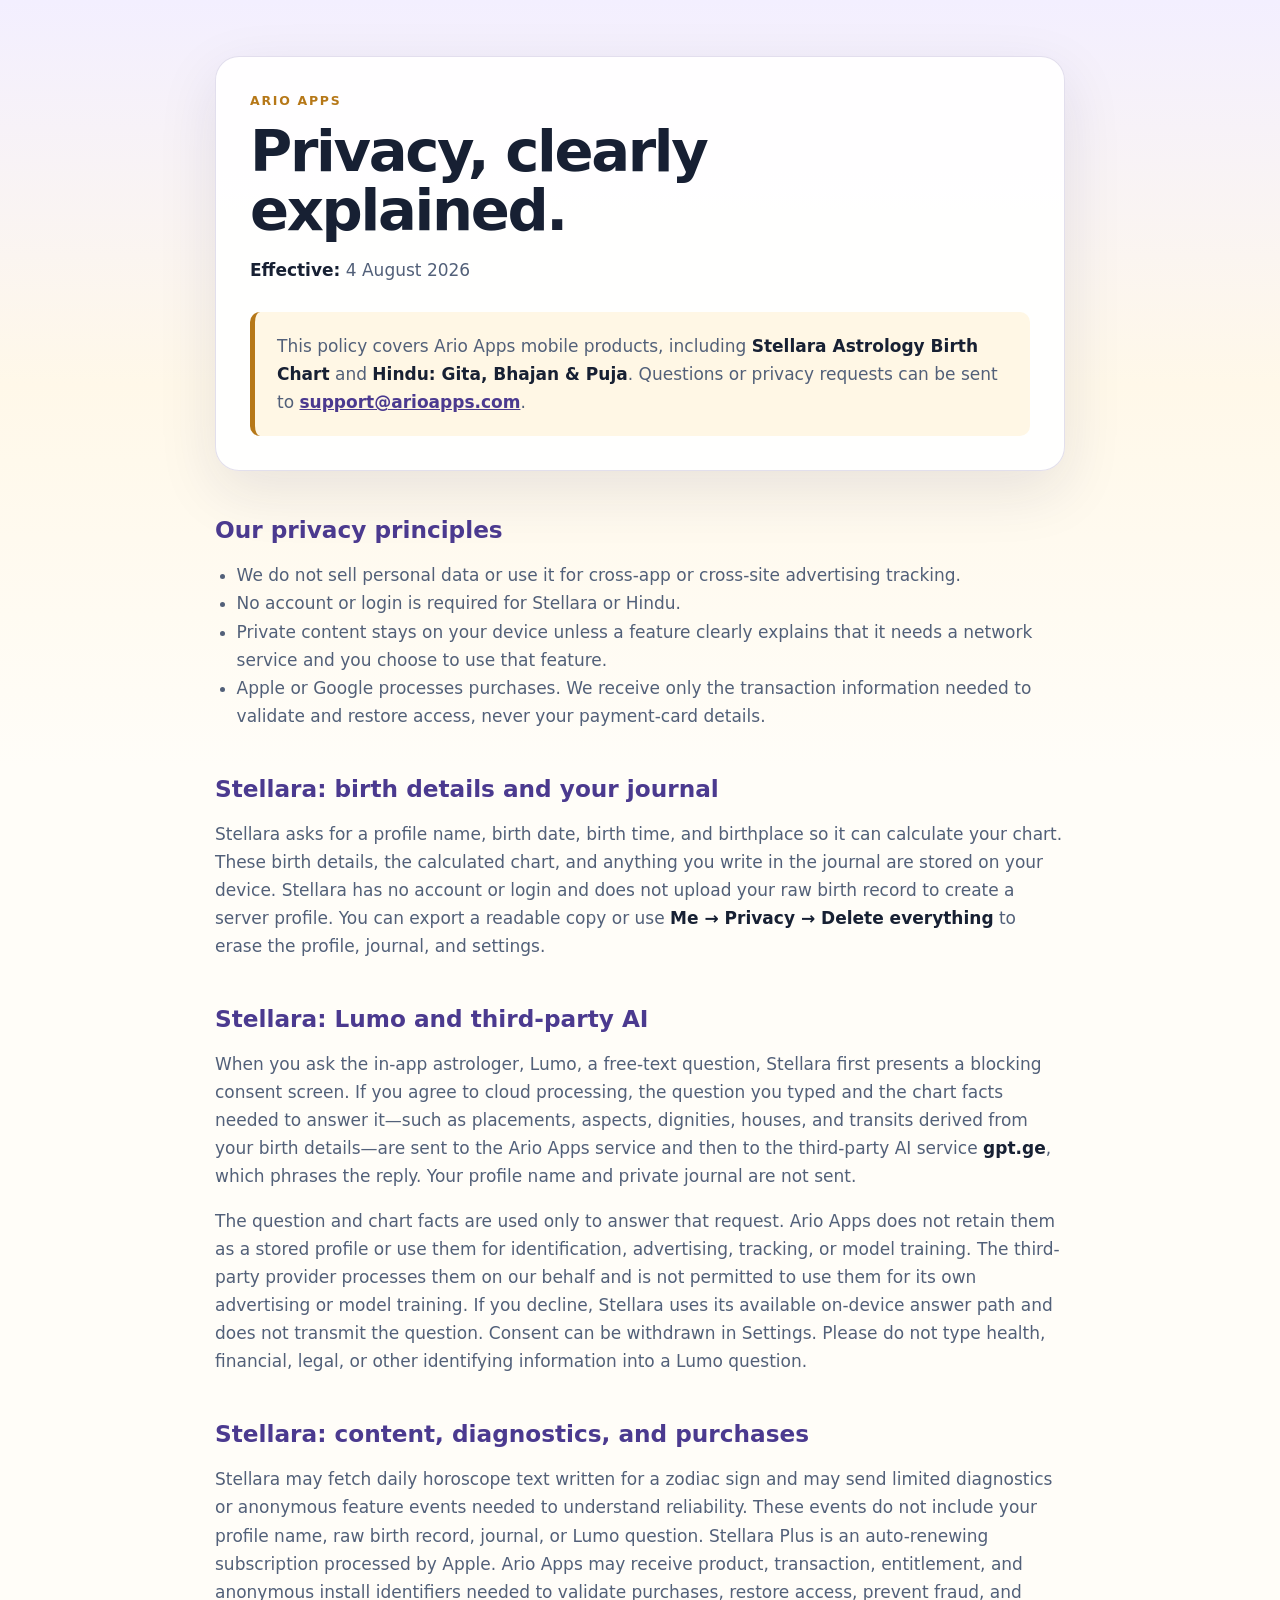
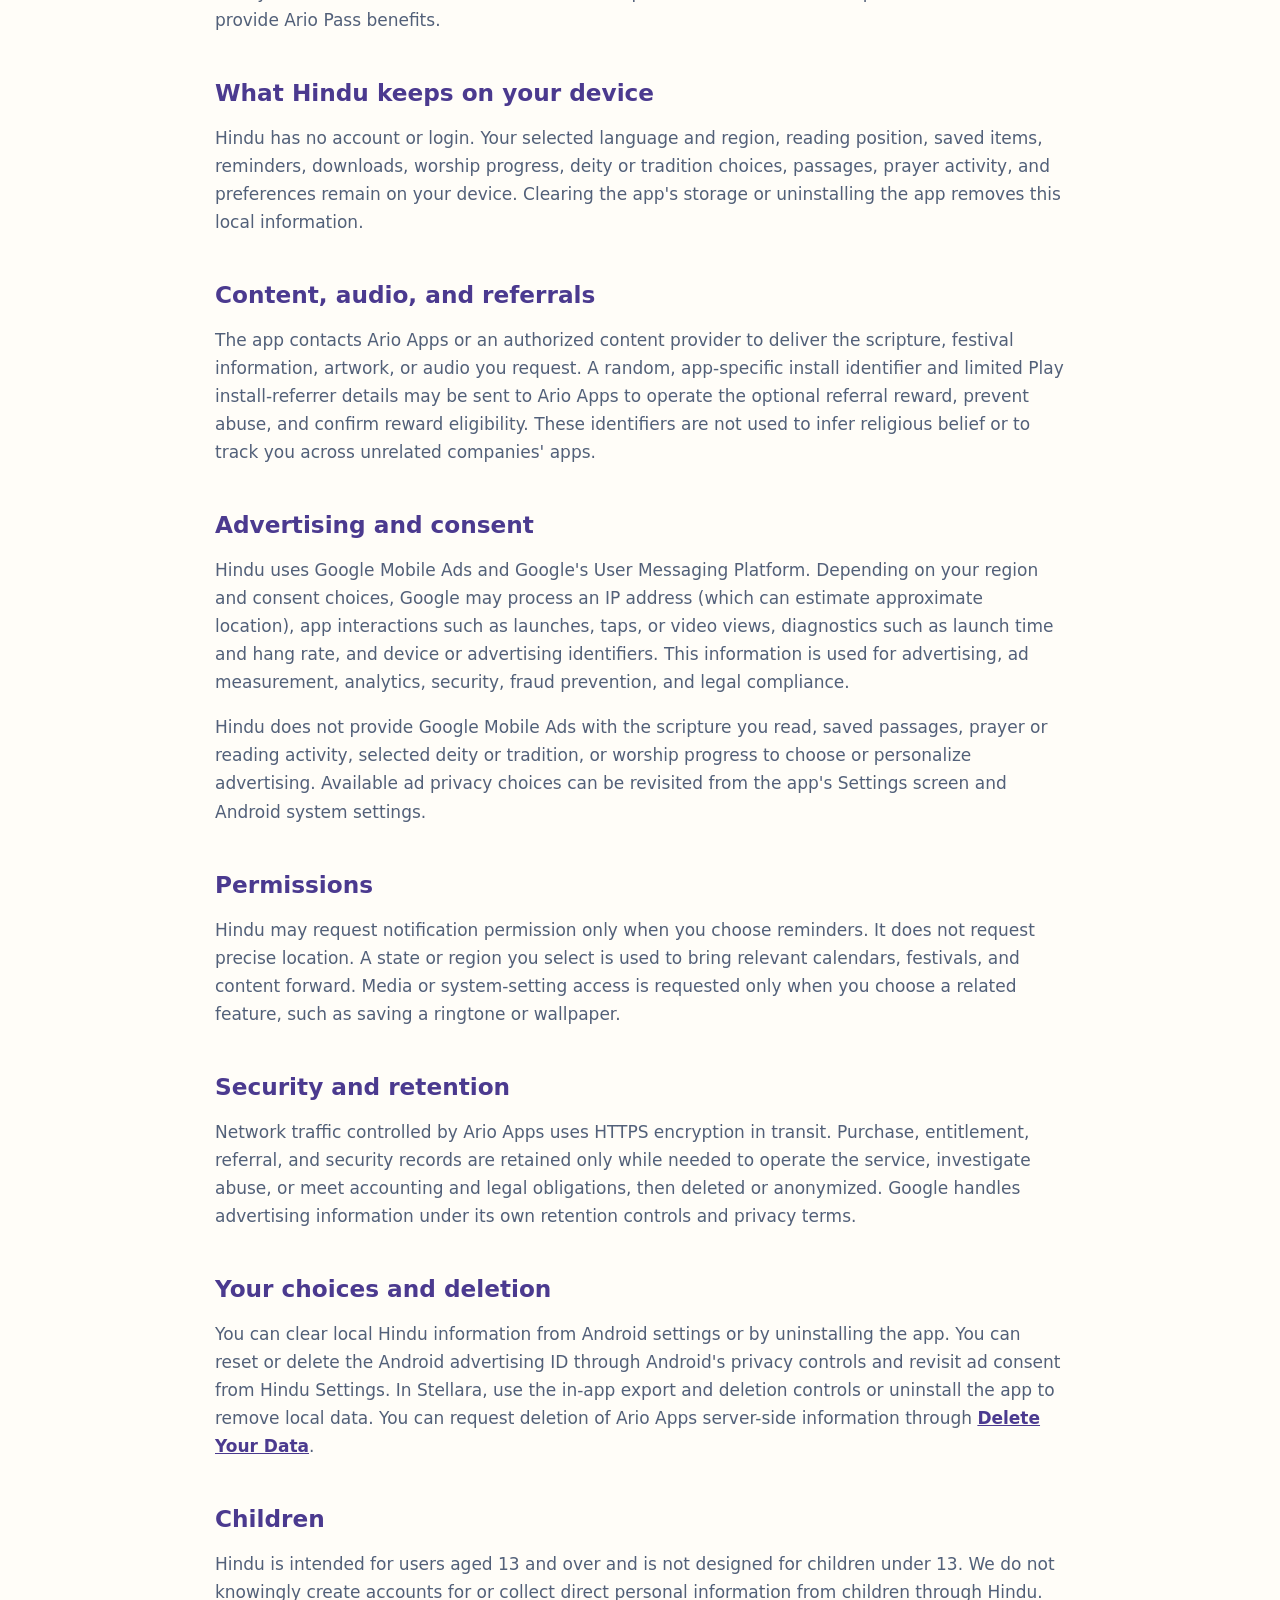
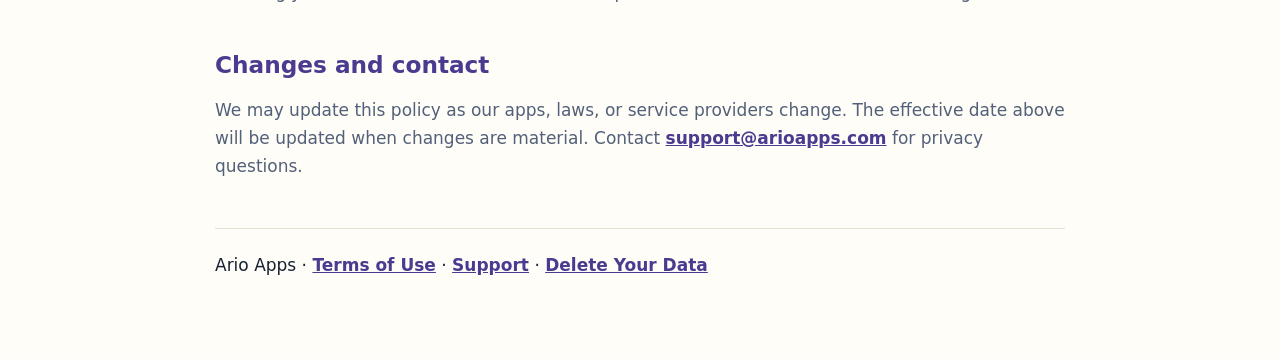
<file: index.html>
<!doctype html>
<html lang="en">
<head>
  <meta charset="utf-8">
  <meta name="viewport" content="width=device-width, initial-scale=1">
  <meta name="description" content="Privacy policy for Ario Apps, including Stellara and Hindu: Gita, Bhajan &amp; Puja.">
  <title>Ario Apps Privacy Policy</title>
  <style>
    :root { color-scheme: light; --ink:#172033; --muted:#526079; --paper:#fffdf8; --card:#ffffff; --line:#e7dfcf; --accent:#4b3a8f; --gold:#b67818; }
    * { box-sizing:border-box; }
    body { margin:0; color:var(--ink); background:linear-gradient(180deg,#f3efff 0,#fff8e9 24rem,var(--paper) 48rem); font:17px/1.65 system-ui,-apple-system,BlinkMacSystemFont,"Segoe UI",sans-serif; }
    main { width:min(850px,calc(100% - 32px)); margin:0 auto; padding:56px 0 80px; }
    header { padding:34px; border:1px solid rgba(75,58,143,.16); border-radius:24px; background:rgba(255,255,255,.92); box-shadow:0 20px 60px rgba(34,26,75,.10); }
    .eyebrow { margin:0 0 10px; color:var(--gold); font-size:.78rem; font-weight:800; letter-spacing:.14em; text-transform:uppercase; }
    h1 { margin:0; font-size:clamp(2rem,7vw,3.6rem); line-height:1.03; letter-spacing:-.04em; }
    h2 { margin:44px 0 12px; color:var(--accent); font-size:1.45rem; line-height:1.25; }
    p,li { color:var(--muted); }
    strong { color:var(--ink); }
    a { color:var(--accent); font-weight:700; }
    .updated { margin:16px 0 0; }
    .notice { margin:28px 0 0; padding:20px 22px; border-left:5px solid var(--gold); border-radius:10px; background:#fff7e5; }
    ul { padding-left:1.35rem; }
    footer { margin-top:48px; padding-top:22px; border-top:1px solid var(--line); }
  </style>
</head>
<body>
<main>
  <header>
    <p class="eyebrow">Ario Apps</p>
    <h1>Privacy, clearly explained.</h1>
    <p class="updated"><strong>Effective:</strong> 4 August 2026</p>
    <p class="notice">This policy covers Ario Apps mobile products, including <strong>Stellara Astrology Birth Chart</strong> and <strong>Hindu: Gita, Bhajan &amp; Puja</strong>. Questions or privacy requests can be sent to <a href="mailto:support@arioapps.com">support@arioapps.com</a>.</p>
  </header>

  <h2>Our privacy principles</h2>
  <ul>
    <li>We do not sell personal data or use it for cross-app or cross-site advertising tracking.</li>
    <li>No account or login is required for Stellara or Hindu.</li>
    <li>Private content stays on your device unless a feature clearly explains that it needs a network service and you choose to use that feature.</li>
    <li>Apple or Google processes purchases. We receive only the transaction information needed to validate and restore access, never your payment-card details.</li>
  </ul>

  <h2>Stellara: birth details and your journal</h2>
  <p>Stellara asks for a profile name, birth date, birth time, and birthplace so it can calculate your chart. These birth details, the calculated chart, and anything you write in the journal are stored on your device. Stellara has no account or login and does not upload your raw birth record to create a server profile. You can export a readable copy or use <strong>Me → Privacy → Delete everything</strong> to erase the profile, journal, and settings.</p>

  <h2>Stellara: Lumo and third-party AI</h2>
  <p>When you ask the in-app astrologer, Lumo, a free-text question, Stellara first presents a blocking consent screen. If you agree to cloud processing, the question you typed and the chart facts needed to answer it—such as placements, aspects, dignities, houses, and transits derived from your birth details—are sent to the Ario Apps service and then to the third-party AI service <strong>gpt.ge</strong>, which phrases the reply. Your profile name and private journal are not sent.</p>
  <p>The question and chart facts are used only to answer that request. Ario Apps does not retain them as a stored profile or use them for identification, advertising, tracking, or model training. The third-party provider processes them on our behalf and is not permitted to use them for its own advertising or model training. If you decline, Stellara uses its available on-device answer path and does not transmit the question. Consent can be withdrawn in Settings. Please do not type health, financial, legal, or other identifying information into a Lumo question.</p>

  <h2>Stellara: content, diagnostics, and purchases</h2>
  <p>Stellara may fetch daily horoscope text written for a zodiac sign and may send limited diagnostics or anonymous feature events needed to understand reliability. These events do not include your profile name, raw birth record, journal, or Lumo question. Stellara Plus is an auto-renewing subscription processed by Apple. Ario Apps may receive product, transaction, entitlement, and anonymous install identifiers needed to validate purchases, restore access, prevent fraud, and provide Ario Pass benefits.</p>

  <h2>What Hindu keeps on your device</h2>
  <p>Hindu has no account or login. Your selected language and region, reading position, saved items, reminders, downloads, worship progress, deity or tradition choices, passages, prayer activity, and preferences remain on your device. Clearing the app's storage or uninstalling the app removes this local information.</p>

  <h2>Content, audio, and referrals</h2>
  <p>The app contacts Ario Apps or an authorized content provider to deliver the scripture, festival information, artwork, or audio you request. A random, app-specific install identifier and limited Play install-referrer details may be sent to Ario Apps to operate the optional referral reward, prevent abuse, and confirm reward eligibility. These identifiers are not used to infer religious belief or to track you across unrelated companies' apps.</p>

  <h2>Advertising and consent</h2>
  <p>Hindu uses Google Mobile Ads and Google's User Messaging Platform. Depending on your region and consent choices, Google may process an IP address (which can estimate approximate location), app interactions such as launches, taps, or video views, diagnostics such as launch time and hang rate, and device or advertising identifiers. This information is used for advertising, ad measurement, analytics, security, fraud prevention, and legal compliance.</p>
  <p>Hindu does not provide Google Mobile Ads with the scripture you read, saved passages, prayer or reading activity, selected deity or tradition, or worship progress to choose or personalize advertising. Available ad privacy choices can be revisited from the app's Settings screen and Android system settings.</p>

  <h2>Permissions</h2>
  <p>Hindu may request notification permission only when you choose reminders. It does not request precise location. A state or region you select is used to bring relevant calendars, festivals, and content forward. Media or system-setting access is requested only when you choose a related feature, such as saving a ringtone or wallpaper.</p>

  <h2>Security and retention</h2>
  <p>Network traffic controlled by Ario Apps uses HTTPS encryption in transit. Purchase, entitlement, referral, and security records are retained only while needed to operate the service, investigate abuse, or meet accounting and legal obligations, then deleted or anonymized. Google handles advertising information under its own retention controls and privacy terms.</p>

  <h2>Your choices and deletion</h2>
  <p>You can clear local Hindu information from Android settings or by uninstalling the app. You can reset or delete the Android advertising ID through Android's privacy controls and revisit ad consent from Hindu Settings. In Stellara, use the in-app export and deletion controls or uninstall the app to remove local data. You can request deletion of Ario Apps server-side information through <a href="delete/">Delete Your Data</a>.</p>

  <h2>Children</h2>
  <p>Hindu is intended for users aged 13 and over and is not designed for children under 13. We do not knowingly create accounts for or collect direct personal information from children through Hindu.</p>

  <h2>Changes and contact</h2>
  <p>We may update this policy as our apps, laws, or service providers change. The effective date above will be updated when changes are material. Contact <a href="mailto:support@arioapps.com">support@arioapps.com</a> for privacy questions.</p>

  <footer>Ario Apps · <a href="terms/">Terms of Use</a> · <a href="support/">Support</a> · <a href="delete/">Delete Your Data</a></footer>
</main>
</body>
</html>
</file>
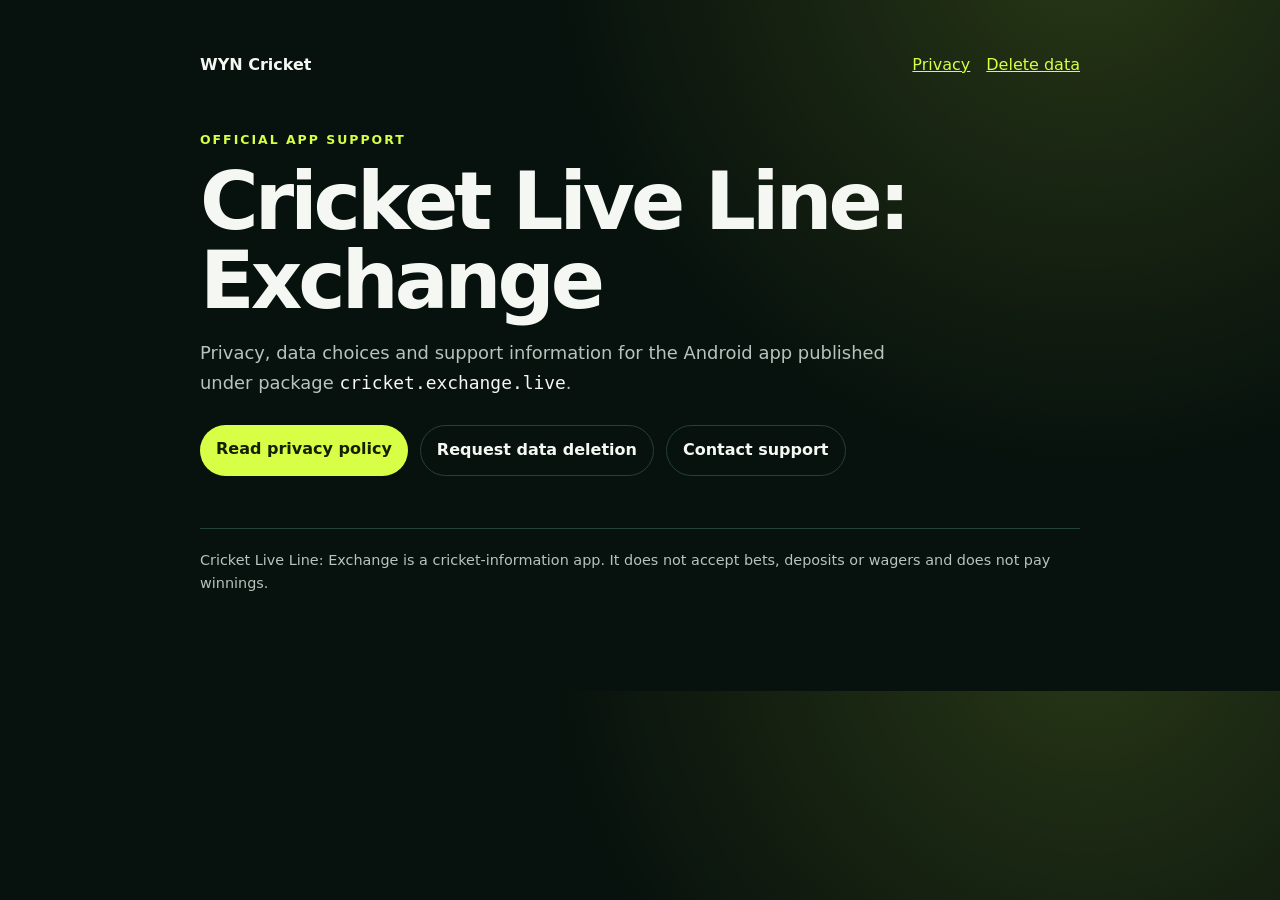
<file: cricket-exchange/index.html>
<!doctype html>
<html lang="en">
<head>
  <meta charset="utf-8">
  <meta name="viewport" content="width=device-width, initial-scale=1">
  <meta name="description" content="Privacy, support and data-deletion resources for Cricket Live Line: Exchange by WYN Cricket.">
  <title>Cricket Live Line: Exchange — Support</title>
  <link rel="stylesheet" href="styles.css">
</head>
<body>
  <main>
    <nav><a class="brand" href="./">WYN Cricket</a><a href="privacy.html">Privacy</a><a href="delete/">Delete data</a></nav>
    <p class="eyebrow">Official app support</p>
    <h1>Cricket Live Line: Exchange</h1>
    <p class="lede">Privacy, data choices and support information for the Android app published under package <code>cricket.exchange.live</code>.</p>
    <div class="actions">
      <a class="button" href="privacy.html">Read privacy policy</a>
      <a class="button secondary" href="delete/">Request data deletion</a>
      <a class="button secondary" href="mailto:support@cricketliveline.app">Contact support</a>
    </div>
    <p class="meta">Cricket Live Line: Exchange is a cricket-information app. It does not accept bets, deposits or wagers and does not pay winnings.</p>
  </main>
</body>
</html>
</file>
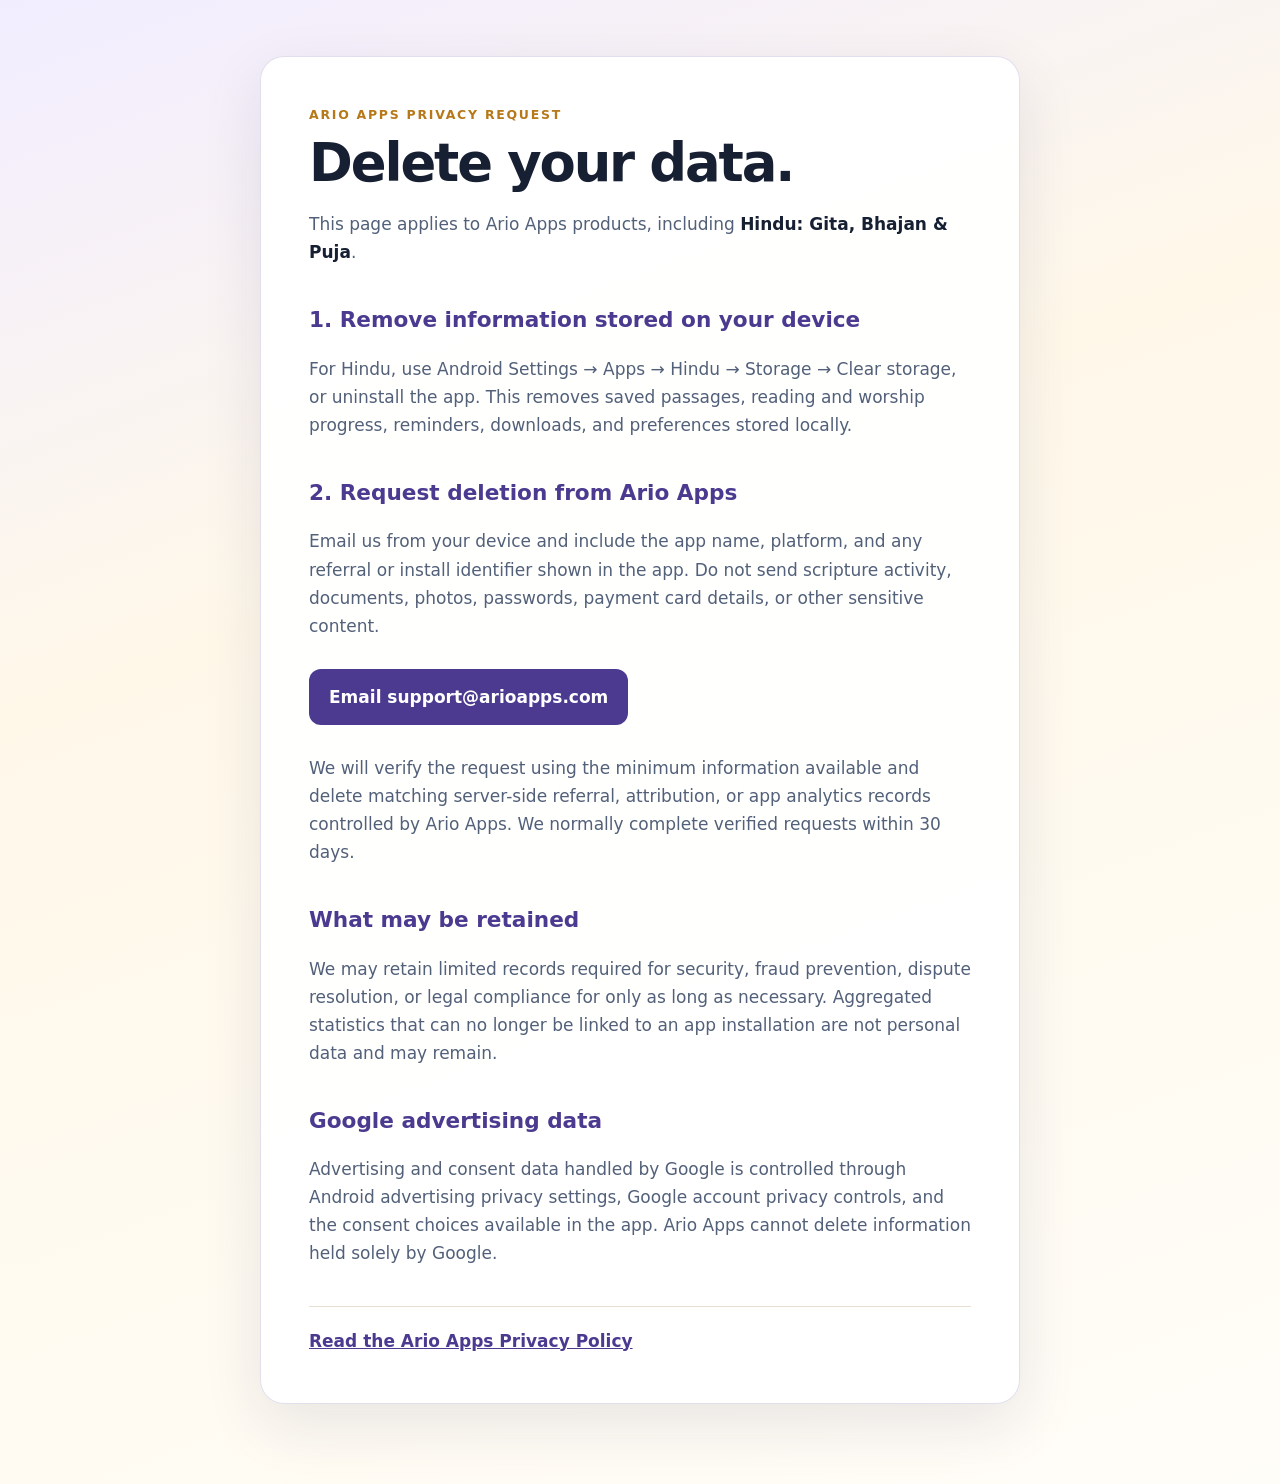
<file: delete/index.html>
<!doctype html>
<html lang="en">
<head>
  <meta charset="utf-8">
  <meta name="viewport" content="width=device-width, initial-scale=1">
  <meta name="description" content="Request deletion of data associated with an Ario Apps mobile app.">
  <title>Delete Your Data · Ario Apps</title>
  <style>
    :root { color-scheme:light; --ink:#172033; --muted:#526079; --paper:#fffdf8; --accent:#4b3a8f; --gold:#b67818; --line:#e7dfcf; }
    * { box-sizing:border-box; }
    body { margin:0; color:var(--ink); background:linear-gradient(160deg,#f1edff,#fff8e9 42rem,var(--paper)); font:17px/1.65 system-ui,-apple-system,BlinkMacSystemFont,"Segoe UI",sans-serif; }
    main { width:min(760px,calc(100% - 32px)); margin:0 auto; padding:56px 0 80px; }
    article { padding:clamp(24px,6vw,48px); border:1px solid rgba(75,58,143,.16); border-radius:24px; background:rgba(255,255,255,.94); box-shadow:0 20px 60px rgba(34,26,75,.10); }
    .eyebrow { margin:0 0 10px; color:var(--gold); font-size:.78rem; font-weight:800; letter-spacing:.14em; text-transform:uppercase; }
    h1 { margin:0 0 20px; font-size:clamp(2rem,7vw,3.3rem); line-height:1.03; letter-spacing:-.04em; }
    h2 { margin:36px 0 10px; color:var(--accent); font-size:1.35rem; }
    p,li { color:var(--muted); }
    strong { color:var(--ink); }
    a { color:var(--accent); font-weight:700; }
    .action { display:inline-block; margin:12px 0; padding:14px 20px; border-radius:12px; color:white; background:var(--accent); text-decoration:none; }
    footer { margin-top:38px; padding-top:20px; border-top:1px solid var(--line); }
  </style>
</head>
<body>
<main>
  <article>
    <p class="eyebrow">Ario Apps privacy request</p>
    <h1>Delete your data.</h1>
    <p>This page applies to Ario Apps products, including <strong>Hindu: Gita, Bhajan &amp; Puja</strong>.</p>

    <h2>1. Remove information stored on your device</h2>
    <p>For Hindu, use Android Settings → Apps → Hindu → Storage → Clear storage, or uninstall the app. This removes saved passages, reading and worship progress, reminders, downloads, and preferences stored locally.</p>

    <h2>2. Request deletion from Ario Apps</h2>
    <p>Email us from your device and include the app name, platform, and any referral or install identifier shown in the app. Do not send scripture activity, documents, photos, passwords, payment card details, or other sensitive content.</p>
    <a class="action" href="mailto:support@arioapps.com?subject=Data%20deletion%20request">Email support@arioapps.com</a>
    <p>We will verify the request using the minimum information available and delete matching server-side referral, attribution, or app analytics records controlled by Ario Apps. We normally complete verified requests within 30 days.</p>

    <h2>What may be retained</h2>
    <p>We may retain limited records required for security, fraud prevention, dispute resolution, or legal compliance for only as long as necessary. Aggregated statistics that can no longer be linked to an app installation are not personal data and may remain.</p>

    <h2>Google advertising data</h2>
    <p>Advertising and consent data handled by Google is controlled through Android advertising privacy settings, Google account privacy controls, and the consent choices available in the app. Ario Apps cannot delete information held solely by Google.</p>

    <footer><a href="../">Read the Ario Apps Privacy Policy</a></footer>
  </article>
</main>
</body>
</html>
</file>
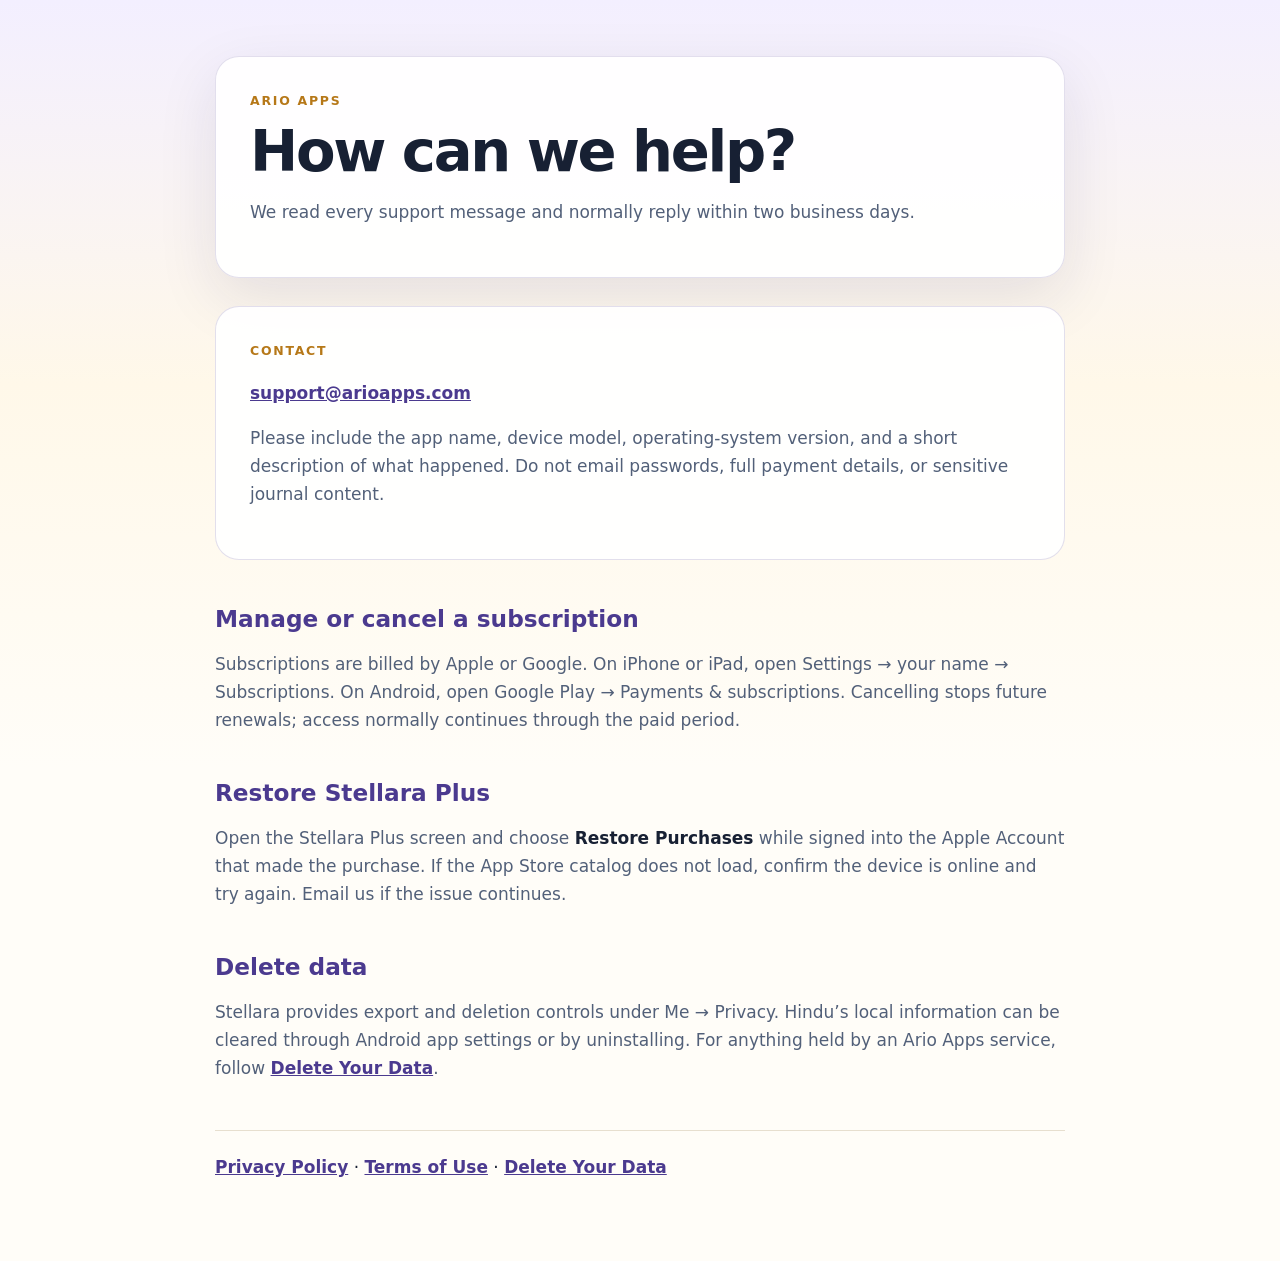
<file: support/index.html>
<!doctype html>
<html lang="en">
<head>
  <meta charset="utf-8">
  <meta name="viewport" content="width=device-width, initial-scale=1">
  <meta name="description" content="Support for Ario Apps, including Stellara Astrology Birth Chart.">
  <title>Ario Apps Support</title>
  <style>
    :root { color-scheme:light; --ink:#172033; --muted:#526079; --paper:#fffdf8; --line:#e7dfcf; --accent:#4b3a8f; --gold:#b67818; }
    * { box-sizing:border-box; } body { margin:0; color:var(--ink); background:linear-gradient(180deg,#f3efff 0,#fff8e9 24rem,var(--paper) 48rem); font:17px/1.65 system-ui,-apple-system,BlinkMacSystemFont,"Segoe UI",sans-serif; }
    main { width:min(850px,calc(100% - 32px)); margin:0 auto; padding:56px 0 80px; } header,.card { padding:34px; border:1px solid rgba(75,58,143,.16); border-radius:24px; background:rgba(255,255,255,.92); box-shadow:0 20px 60px rgba(34,26,75,.10); } .card { margin-top:28px; box-shadow:none; }
    .eyebrow { margin:0 0 10px; color:var(--gold); font-size:.78rem; font-weight:800; letter-spacing:.14em; text-transform:uppercase; } h1 { margin:0; font-size:clamp(2rem,7vw,3.6rem); line-height:1.03; letter-spacing:-.04em; } h2 { margin:44px 0 12px; color:var(--accent); font-size:1.45rem; line-height:1.25; } p,li { color:var(--muted); } strong { color:var(--ink); } a { color:var(--accent); font-weight:700; } footer { margin-top:48px; padding-top:22px; border-top:1px solid var(--line); }
  </style>
</head>
<body><main>
  <header><p class="eyebrow">Ario Apps</p><h1>How can we help?</h1><p>We read every support message and normally reply within two business days.</p></header>
  <div class="card"><p class="eyebrow">Contact</p><p><a href="mailto:support@arioapps.com">support@arioapps.com</a></p><p>Please include the app name, device model, operating-system version, and a short description of what happened. Do not email passwords, full payment details, or sensitive journal content.</p></div>
  <h2>Manage or cancel a subscription</h2>
  <p>Subscriptions are billed by Apple or Google. On iPhone or iPad, open Settings → your name → Subscriptions. On Android, open Google Play → Payments &amp; subscriptions. Cancelling stops future renewals; access normally continues through the paid period.</p>
  <h2>Restore Stellara Plus</h2>
  <p>Open the Stellara Plus screen and choose <strong>Restore Purchases</strong> while signed into the Apple Account that made the purchase. If the App Store catalog does not load, confirm the device is online and try again. Email us if the issue continues.</p>
  <h2>Delete data</h2>
  <p>Stellara provides export and deletion controls under Me → Privacy. Hindu’s local information can be cleared through Android app settings or by uninstalling. For anything held by an Ario Apps service, follow <a href="../delete/">Delete Your Data</a>.</p>
  <footer><a href="../">Privacy Policy</a> · <a href="../terms/">Terms of Use</a> · <a href="../delete/">Delete Your Data</a></footer>
</main></body></html>
</file>
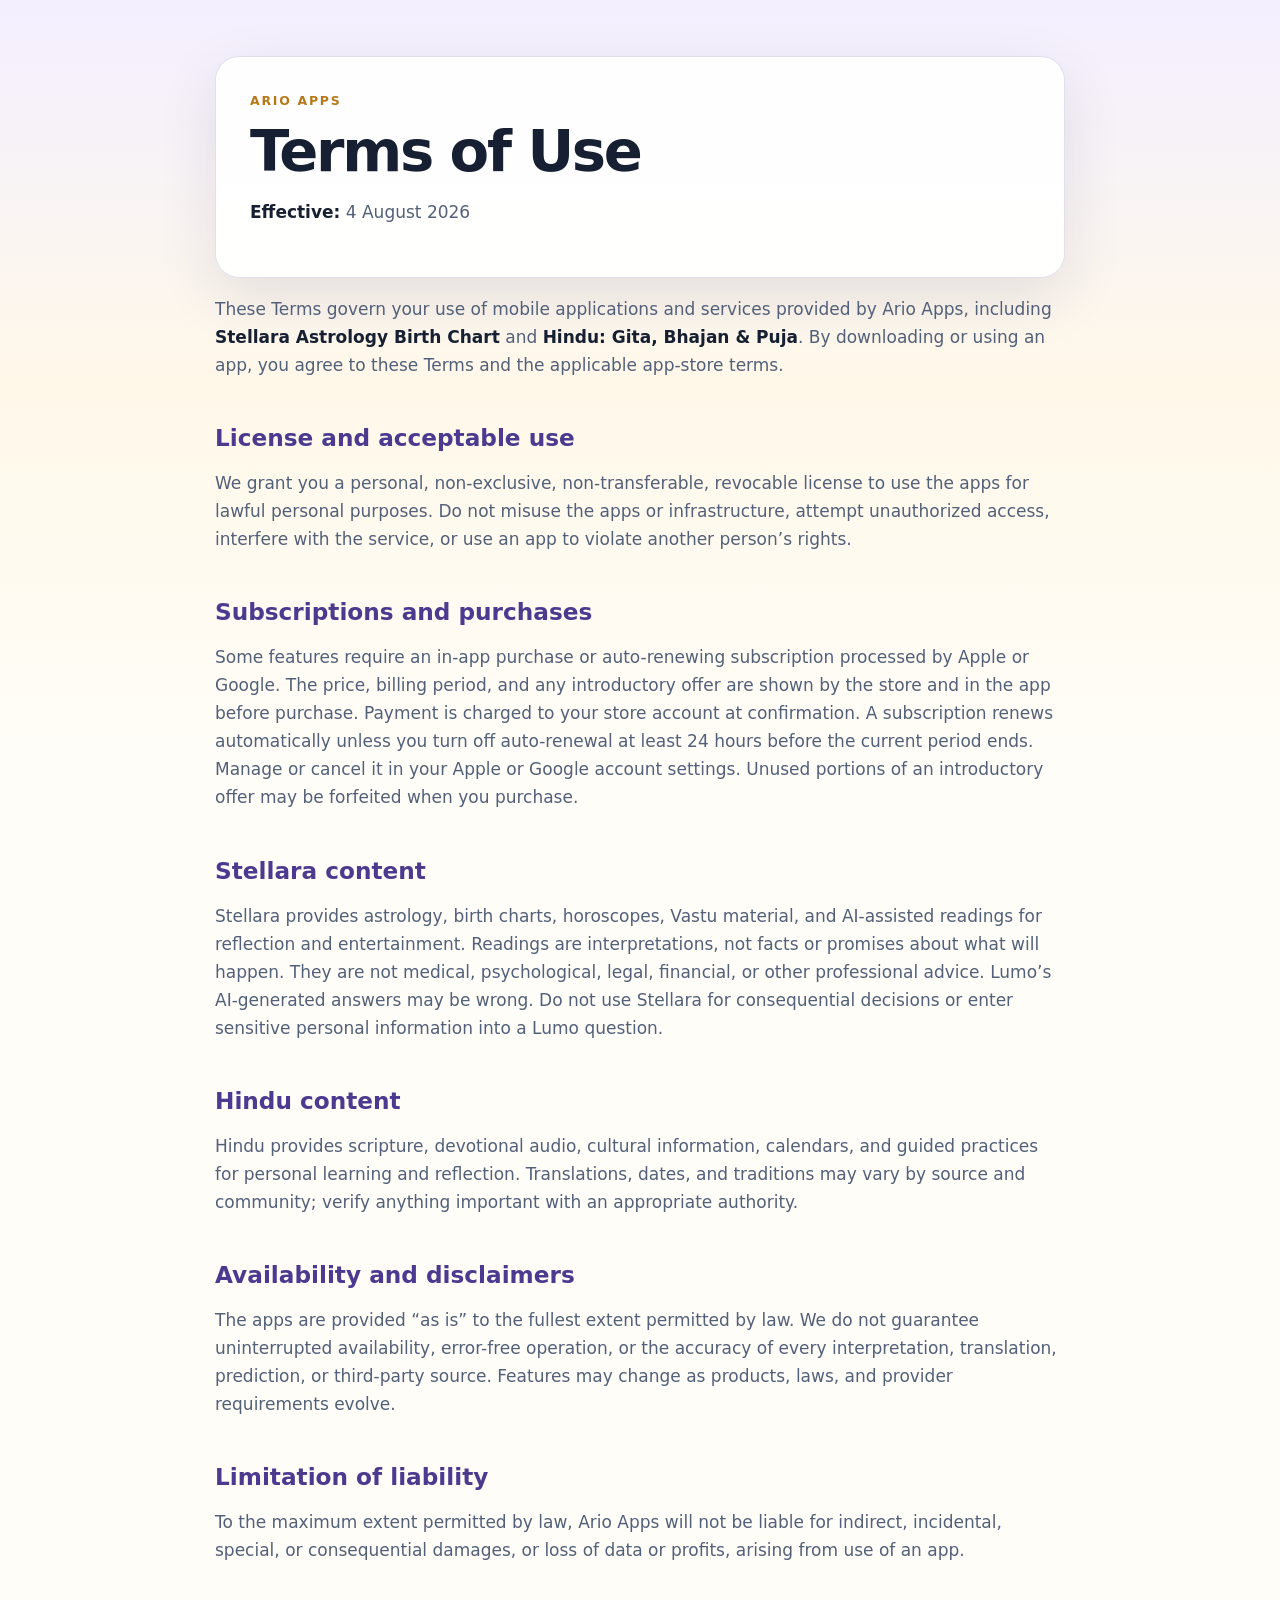
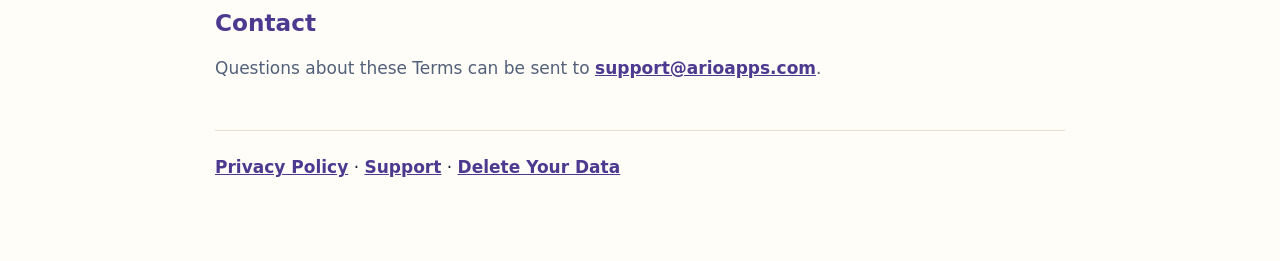
<file: terms/index.html>
<!doctype html>
<html lang="en">
<head>
  <meta charset="utf-8">
  <meta name="viewport" content="width=device-width, initial-scale=1">
  <meta name="description" content="Terms of Use for Ario Apps, including Stellara Astrology Birth Chart.">
  <title>Ario Apps Terms of Use</title>
  <style>
    :root { color-scheme:light; --ink:#172033; --muted:#526079; --paper:#fffdf8; --line:#e7dfcf; --accent:#4b3a8f; --gold:#b67818; }
    * { box-sizing:border-box; } body { margin:0; color:var(--ink); background:linear-gradient(180deg,#f3efff 0,#fff8e9 24rem,var(--paper) 48rem); font:17px/1.65 system-ui,-apple-system,BlinkMacSystemFont,"Segoe UI",sans-serif; }
    main { width:min(850px,calc(100% - 32px)); margin:0 auto; padding:56px 0 80px; } header { padding:34px; border:1px solid rgba(75,58,143,.16); border-radius:24px; background:rgba(255,255,255,.92); box-shadow:0 20px 60px rgba(34,26,75,.10); }
    .eyebrow { margin:0 0 10px; color:var(--gold); font-size:.78rem; font-weight:800; letter-spacing:.14em; text-transform:uppercase; } h1 { margin:0; font-size:clamp(2rem,7vw,3.6rem); line-height:1.03; letter-spacing:-.04em; } h2 { margin:44px 0 12px; color:var(--accent); font-size:1.45rem; line-height:1.25; } p,li { color:var(--muted); } strong { color:var(--ink); } a { color:var(--accent); font-weight:700; } ul { padding-left:1.35rem; } footer { margin-top:48px; padding-top:22px; border-top:1px solid var(--line); }
  </style>
</head>
<body><main>
  <header><p class="eyebrow">Ario Apps</p><h1>Terms of Use</h1><p><strong>Effective:</strong> 4 August 2026</p></header>
  <p>These Terms govern your use of mobile applications and services provided by Ario Apps, including <strong>Stellara Astrology Birth Chart</strong> and <strong>Hindu: Gita, Bhajan &amp; Puja</strong>. By downloading or using an app, you agree to these Terms and the applicable app-store terms.</p>
  <h2>License and acceptable use</h2>
  <p>We grant you a personal, non-exclusive, non-transferable, revocable license to use the apps for lawful personal purposes. Do not misuse the apps or infrastructure, attempt unauthorized access, interfere with the service, or use an app to violate another person’s rights.</p>
  <h2>Subscriptions and purchases</h2>
  <p>Some features require an in-app purchase or auto-renewing subscription processed by Apple or Google. The price, billing period, and any introductory offer are shown by the store and in the app before purchase. Payment is charged to your store account at confirmation. A subscription renews automatically unless you turn off auto-renewal at least 24 hours before the current period ends. Manage or cancel it in your Apple or Google account settings. Unused portions of an introductory offer may be forfeited when you purchase.</p>
  <h2>Stellara content</h2>
  <p>Stellara provides astrology, birth charts, horoscopes, Vastu material, and AI-assisted readings for reflection and entertainment. Readings are interpretations, not facts or promises about what will happen. They are not medical, psychological, legal, financial, or other professional advice. Lumo’s AI-generated answers may be wrong. Do not use Stellara for consequential decisions or enter sensitive personal information into a Lumo question.</p>
  <h2>Hindu content</h2>
  <p>Hindu provides scripture, devotional audio, cultural information, calendars, and guided practices for personal learning and reflection. Translations, dates, and traditions may vary by source and community; verify anything important with an appropriate authority.</p>
  <h2>Availability and disclaimers</h2>
  <p>The apps are provided “as is” to the fullest extent permitted by law. We do not guarantee uninterrupted availability, error-free operation, or the accuracy of every interpretation, translation, prediction, or third-party source. Features may change as products, laws, and provider requirements evolve.</p>
  <h2>Limitation of liability</h2>
  <p>To the maximum extent permitted by law, Ario Apps will not be liable for indirect, incidental, special, or consequential damages, or loss of data or profits, arising from use of an app.</p>
  <h2>Contact</h2>
  <p>Questions about these Terms can be sent to <a href="mailto:support@arioapps.com">support@arioapps.com</a>.</p>
  <footer><a href="../">Privacy Policy</a> · <a href="../support/">Support</a> · <a href="../delete/">Delete Your Data</a></footer>
</main></body></html>
</file>
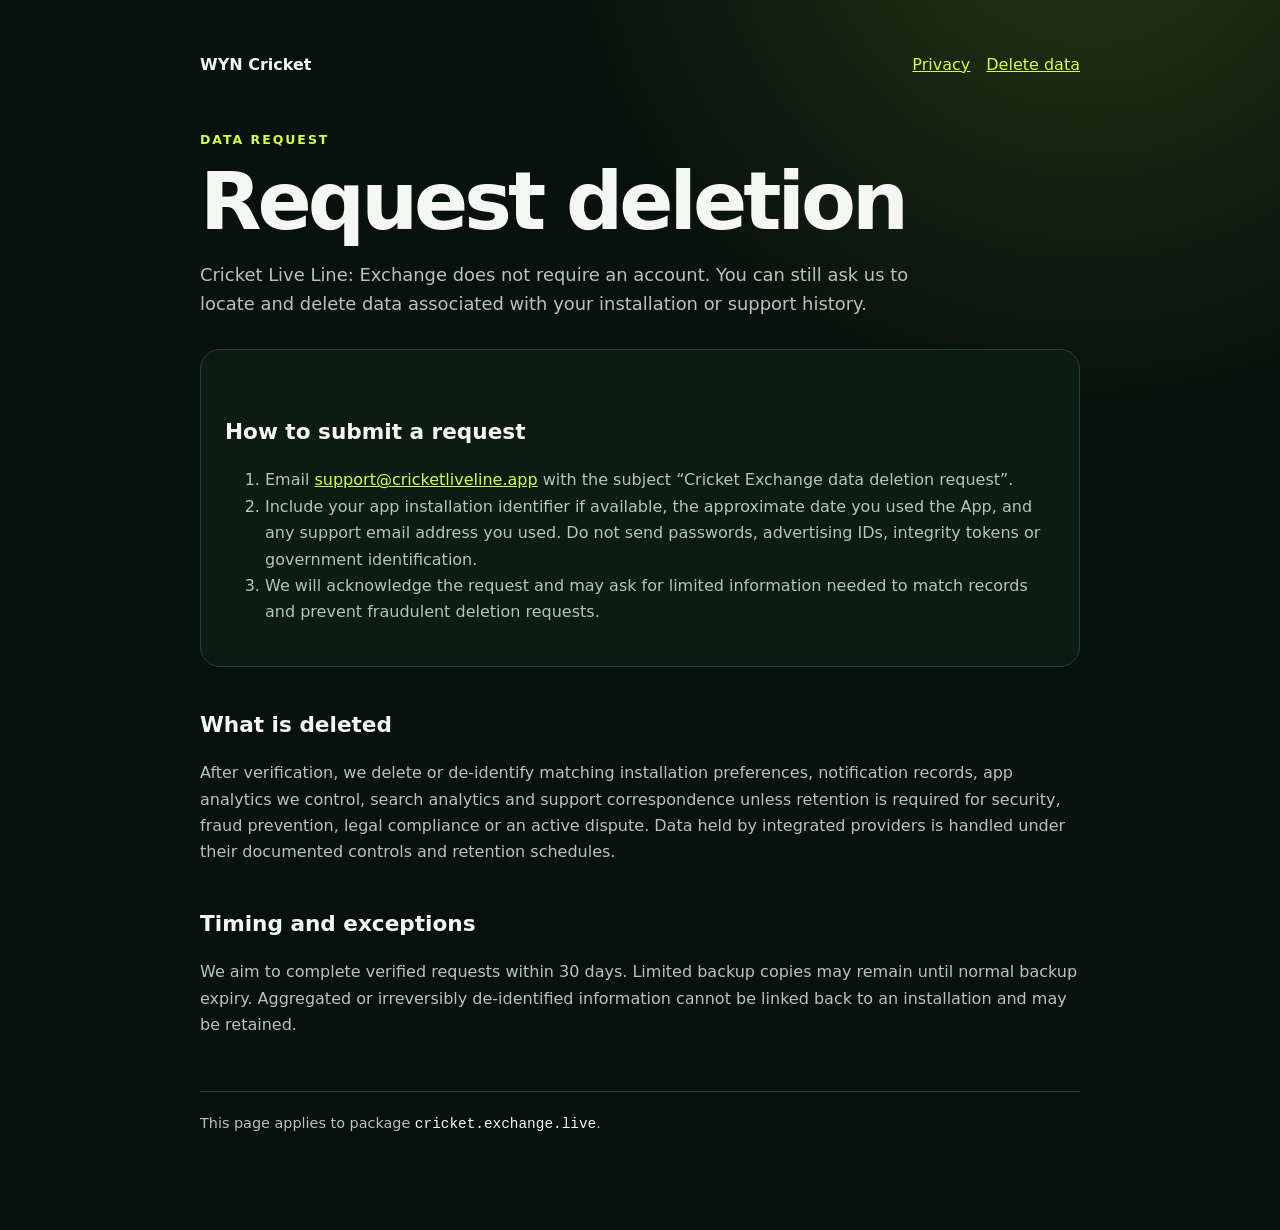
<file: cricket-exchange/delete/index.html>
<!doctype html>
<html lang="en">
<head>
  <meta charset="utf-8">
  <meta name="viewport" content="width=device-width, initial-scale=1">
  <meta name="description" content="Request deletion of data associated with Cricket Live Line: Exchange.">
  <title>Delete App Data — Cricket Live Line: Exchange</title>
  <link rel="stylesheet" href="../styles.css">
</head>
<body>
  <main>
    <nav><a class="brand" href="../">WYN Cricket</a><a href="../privacy.html">Privacy</a><a href="./">Delete data</a></nav>
    <p class="eyebrow">Data request</p>
    <h1>Request deletion</h1>
    <p class="lede">Cricket Live Line: Exchange does not require an account. You can still ask us to locate and delete data associated with your installation or support history.</p>
    <section class="card">
      <h2>How to submit a request</h2>
      <ol>
        <li>Email <a href="mailto:support@cricketliveline.app?subject=Cricket%20Exchange%20data%20deletion%20request">support@cricketliveline.app</a> with the subject “Cricket Exchange data deletion request”.</li>
        <li>Include your app installation identifier if available, the approximate date you used the App, and any support email address you used. Do not send passwords, advertising IDs, integrity tokens or government identification.</li>
        <li>We will acknowledge the request and may ask for limited information needed to match records and prevent fraudulent deletion requests.</li>
      </ol>
    </section>
    <h2>What is deleted</h2>
    <p>After verification, we delete or de-identify matching installation preferences, notification records, app analytics we control, search analytics and support correspondence unless retention is required for security, fraud prevention, legal compliance or an active dispute. Data held by integrated providers is handled under their documented controls and retention schedules.</p>
    <h2>Timing and exceptions</h2>
    <p>We aim to complete verified requests within 30 days. Limited backup copies may remain until normal backup expiry. Aggregated or irreversibly de-identified information cannot be linked back to an installation and may be retained.</p>
    <p class="meta">This page applies to package <code>cricket.exchange.live</code>.</p>
  </main>
</body>
</html>
</file>
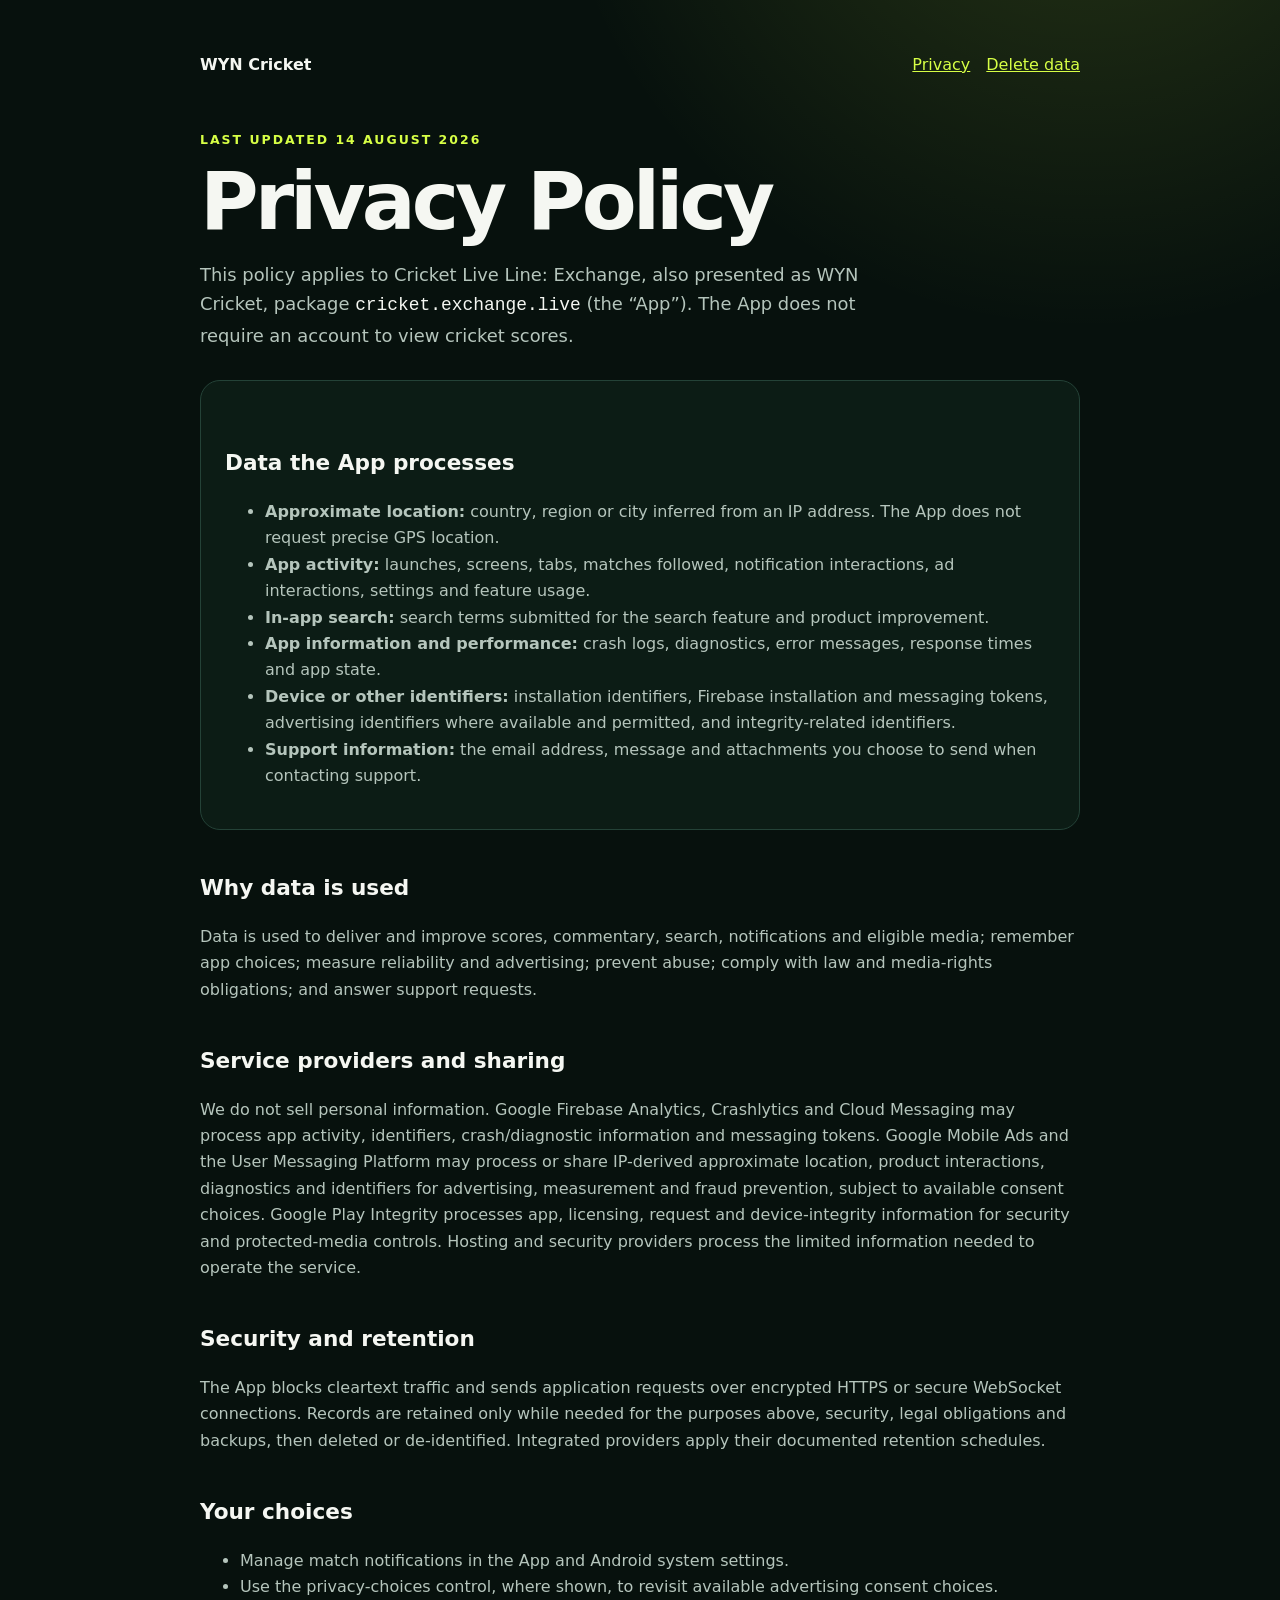
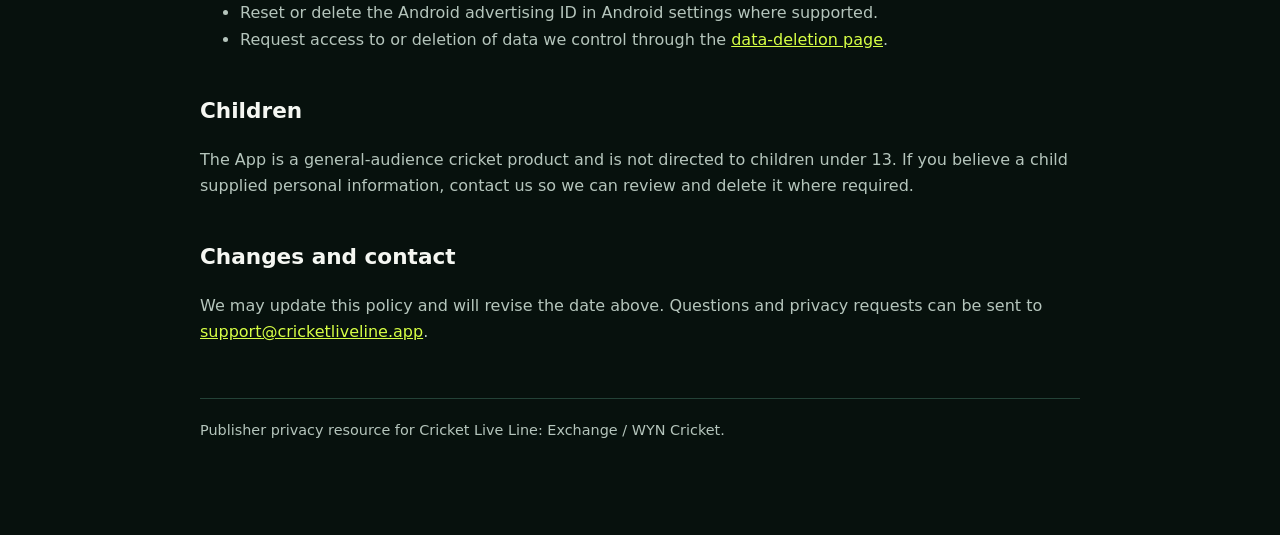
<file: cricket-exchange/privacy.html>
<!doctype html>
<html lang="en">
<head>
  <meta charset="utf-8">
  <meta name="viewport" content="width=device-width, initial-scale=1">
  <meta name="description" content="Privacy Policy for Cricket Live Line: Exchange by WYN Cricket.">
  <title>Privacy Policy — Cricket Live Line: Exchange</title>
  <link rel="stylesheet" href="styles.css">
</head>
<body>
  <main>
    <nav><a class="brand" href="./">WYN Cricket</a><a href="privacy.html">Privacy</a><a href="delete/">Delete data</a></nav>
    <p class="eyebrow">Last updated 14 August 2026</p>
    <h1>Privacy Policy</h1>
    <p class="lede">This policy applies to Cricket Live Line: Exchange, also presented as WYN Cricket, package <code>cricket.exchange.live</code> (the “App”). The App does not require an account to view cricket scores.</p>

    <section class="card">
      <h2>Data the App processes</h2>
      <ul>
        <li><strong>Approximate location:</strong> country, region or city inferred from an IP address. The App does not request precise GPS location.</li>
        <li><strong>App activity:</strong> launches, screens, tabs, matches followed, notification interactions, ad interactions, settings and feature usage.</li>
        <li><strong>In-app search:</strong> search terms submitted for the search feature and product improvement.</li>
        <li><strong>App information and performance:</strong> crash logs, diagnostics, error messages, response times and app state.</li>
        <li><strong>Device or other identifiers:</strong> installation identifiers, Firebase installation and messaging tokens, advertising identifiers where available and permitted, and integrity-related identifiers.</li>
        <li><strong>Support information:</strong> the email address, message and attachments you choose to send when contacting support.</li>
      </ul>
    </section>

    <h2>Why data is used</h2>
    <p>Data is used to deliver and improve scores, commentary, search, notifications and eligible media; remember app choices; measure reliability and advertising; prevent abuse; comply with law and media-rights obligations; and answer support requests.</p>

    <h2>Service providers and sharing</h2>
    <p>We do not sell personal information. Google Firebase Analytics, Crashlytics and Cloud Messaging may process app activity, identifiers, crash/diagnostic information and messaging tokens. Google Mobile Ads and the User Messaging Platform may process or share IP-derived approximate location, product interactions, diagnostics and identifiers for advertising, measurement and fraud prevention, subject to available consent choices. Google Play Integrity processes app, licensing, request and device-integrity information for security and protected-media controls. Hosting and security providers process the limited information needed to operate the service.</p>

    <h2>Security and retention</h2>
    <p>The App blocks cleartext traffic and sends application requests over encrypted HTTPS or secure WebSocket connections. Records are retained only while needed for the purposes above, security, legal obligations and backups, then deleted or de-identified. Integrated providers apply their documented retention schedules.</p>

    <h2>Your choices</h2>
    <ul>
      <li>Manage match notifications in the App and Android system settings.</li>
      <li>Use the privacy-choices control, where shown, to revisit available advertising consent choices.</li>
      <li>Reset or delete the Android advertising ID in Android settings where supported.</li>
      <li>Request access to or deletion of data we control through the <a href="delete/">data-deletion page</a>.</li>
    </ul>

    <h2>Children</h2>
    <p>The App is a general-audience cricket product and is not directed to children under 13. If you believe a child supplied personal information, contact us so we can review and delete it where required.</p>

    <h2>Changes and contact</h2>
    <p>We may update this policy and will revise the date above. Questions and privacy requests can be sent to <a href="mailto:support@cricketliveline.app">support@cricketliveline.app</a>.</p>
    <p class="meta">Publisher privacy resource for Cricket Live Line: Exchange / WYN Cricket.</p>
  </main>
</body>
</html>
</file>
<file: cricket-exchange/styles.css>
:root {
  color-scheme: dark;
  --bg: #07110d;
  --panel: #0d1d17;
  --line: #244237;
  --text: #f5f7f2;
  --muted: #b5c5bc;
  --accent: #d7ff45;
  --accent-ink: #152000;
}

* { box-sizing: border-box; }

body {
  margin: 0;
  background:
    radial-gradient(circle at 85% -10%, rgba(215, 255, 69, .16), transparent 34rem),
    var(--bg);
  color: var(--text);
  font: 16px/1.65 system-ui, -apple-system, BlinkMacSystemFont, "Segoe UI", sans-serif;
}

main { width: min(880px, calc(100% - 32px)); margin: 0 auto; padding: 52px 0 80px; }
nav { display: flex; flex-wrap: wrap; gap: 16px; margin-bottom: 52px; }
nav a, a { color: var(--accent); }
.brand { margin-right: auto; color: var(--text); font-weight: 800; text-decoration: none; }
.eyebrow { color: var(--accent); font-size: .78rem; font-weight: 800; letter-spacing: .16em; text-transform: uppercase; }
h1 { max-width: 760px; margin: 10px 0 16px; font-size: clamp(2.3rem, 8vw, 5rem); line-height: .98; letter-spacing: -.05em; }
h2 { margin-top: 40px; font-size: 1.35rem; }
p, li { color: var(--muted); }
.lede { max-width: 720px; font-size: 1.12rem; }
.card { margin-top: 30px; padding: 24px; border: 1px solid var(--line); border-radius: 20px; background: rgba(13, 29, 23, .9); }
.actions { display: flex; flex-wrap: wrap; gap: 12px; margin-top: 28px; }
.button { padding: 11px 16px; border-radius: 999px; background: var(--accent); color: var(--accent-ink); font-weight: 800; text-decoration: none; }
.button.secondary { border: 1px solid var(--line); background: transparent; color: var(--text); }
.meta { margin-top: 52px; padding-top: 20px; border-top: 1px solid var(--line); font-size: .9rem; color: var(--muted); }
code { color: var(--text); overflow-wrap: anywhere; }
</file>
